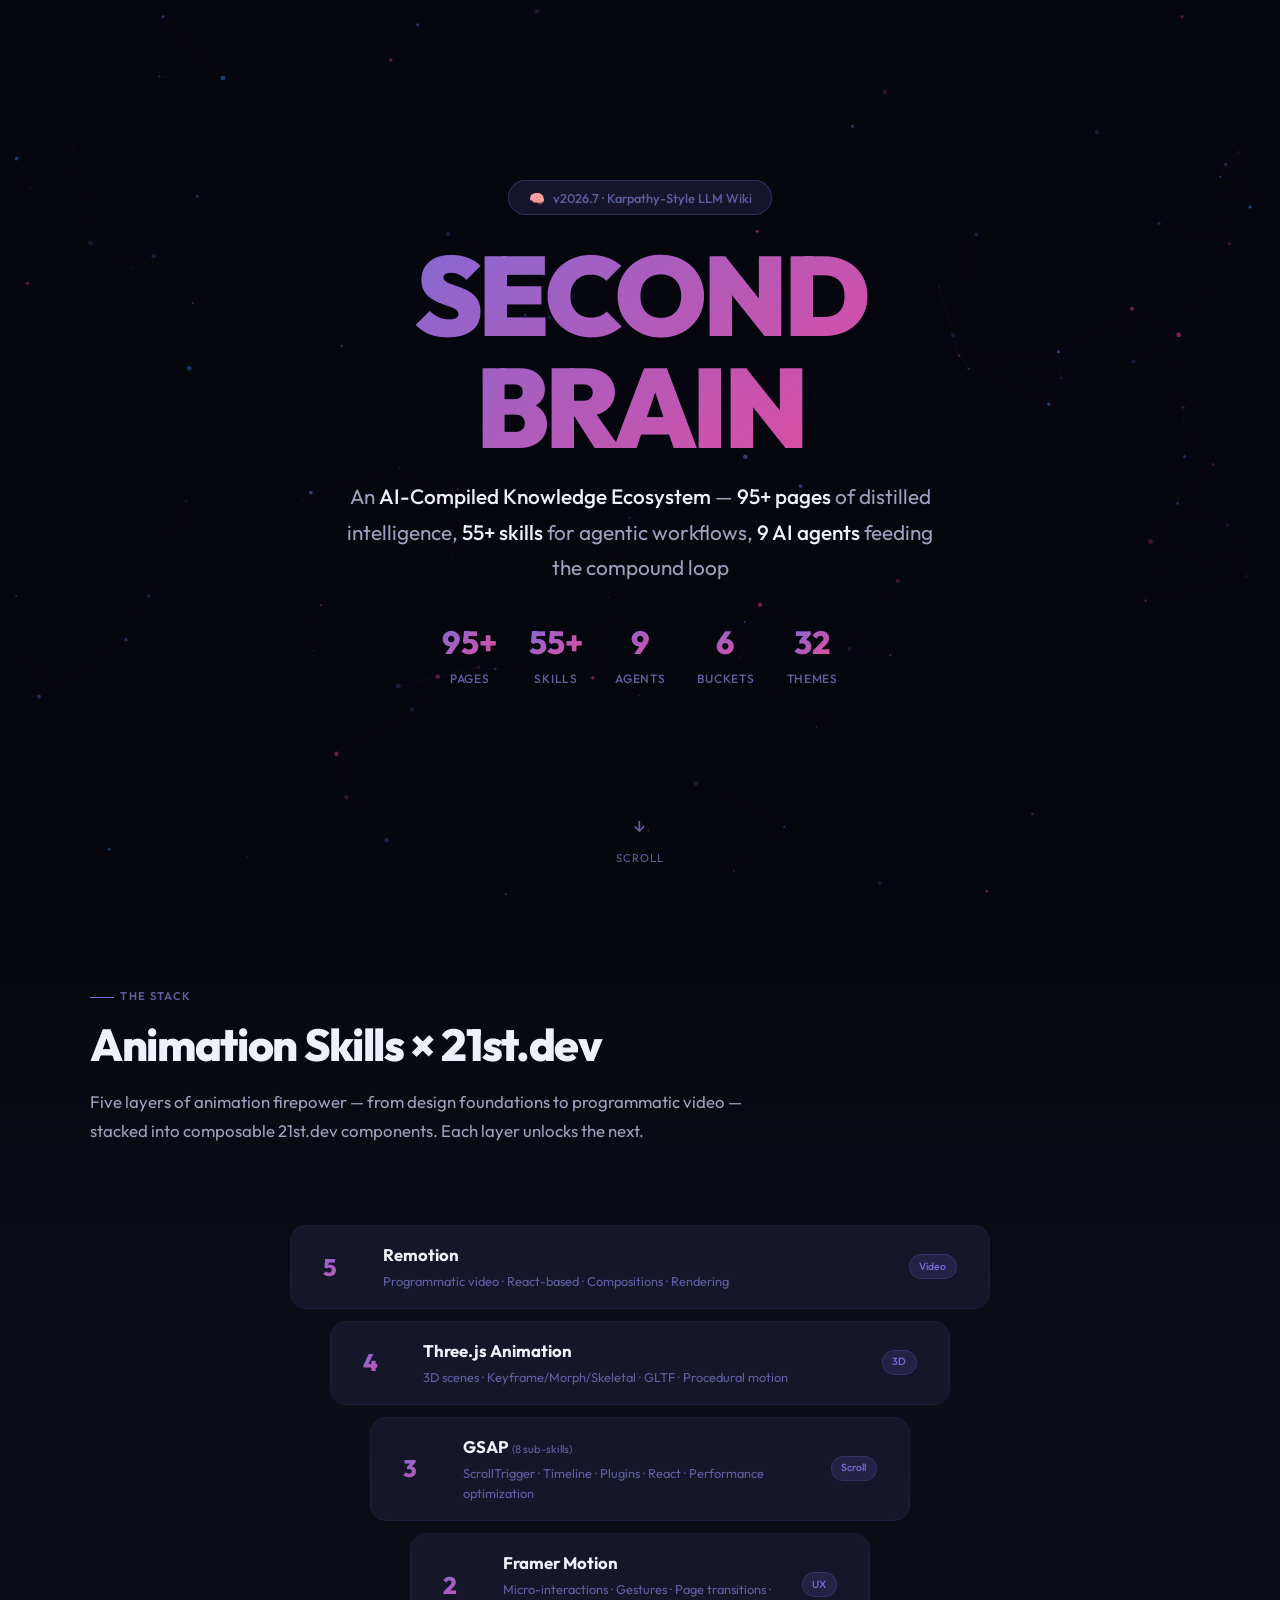
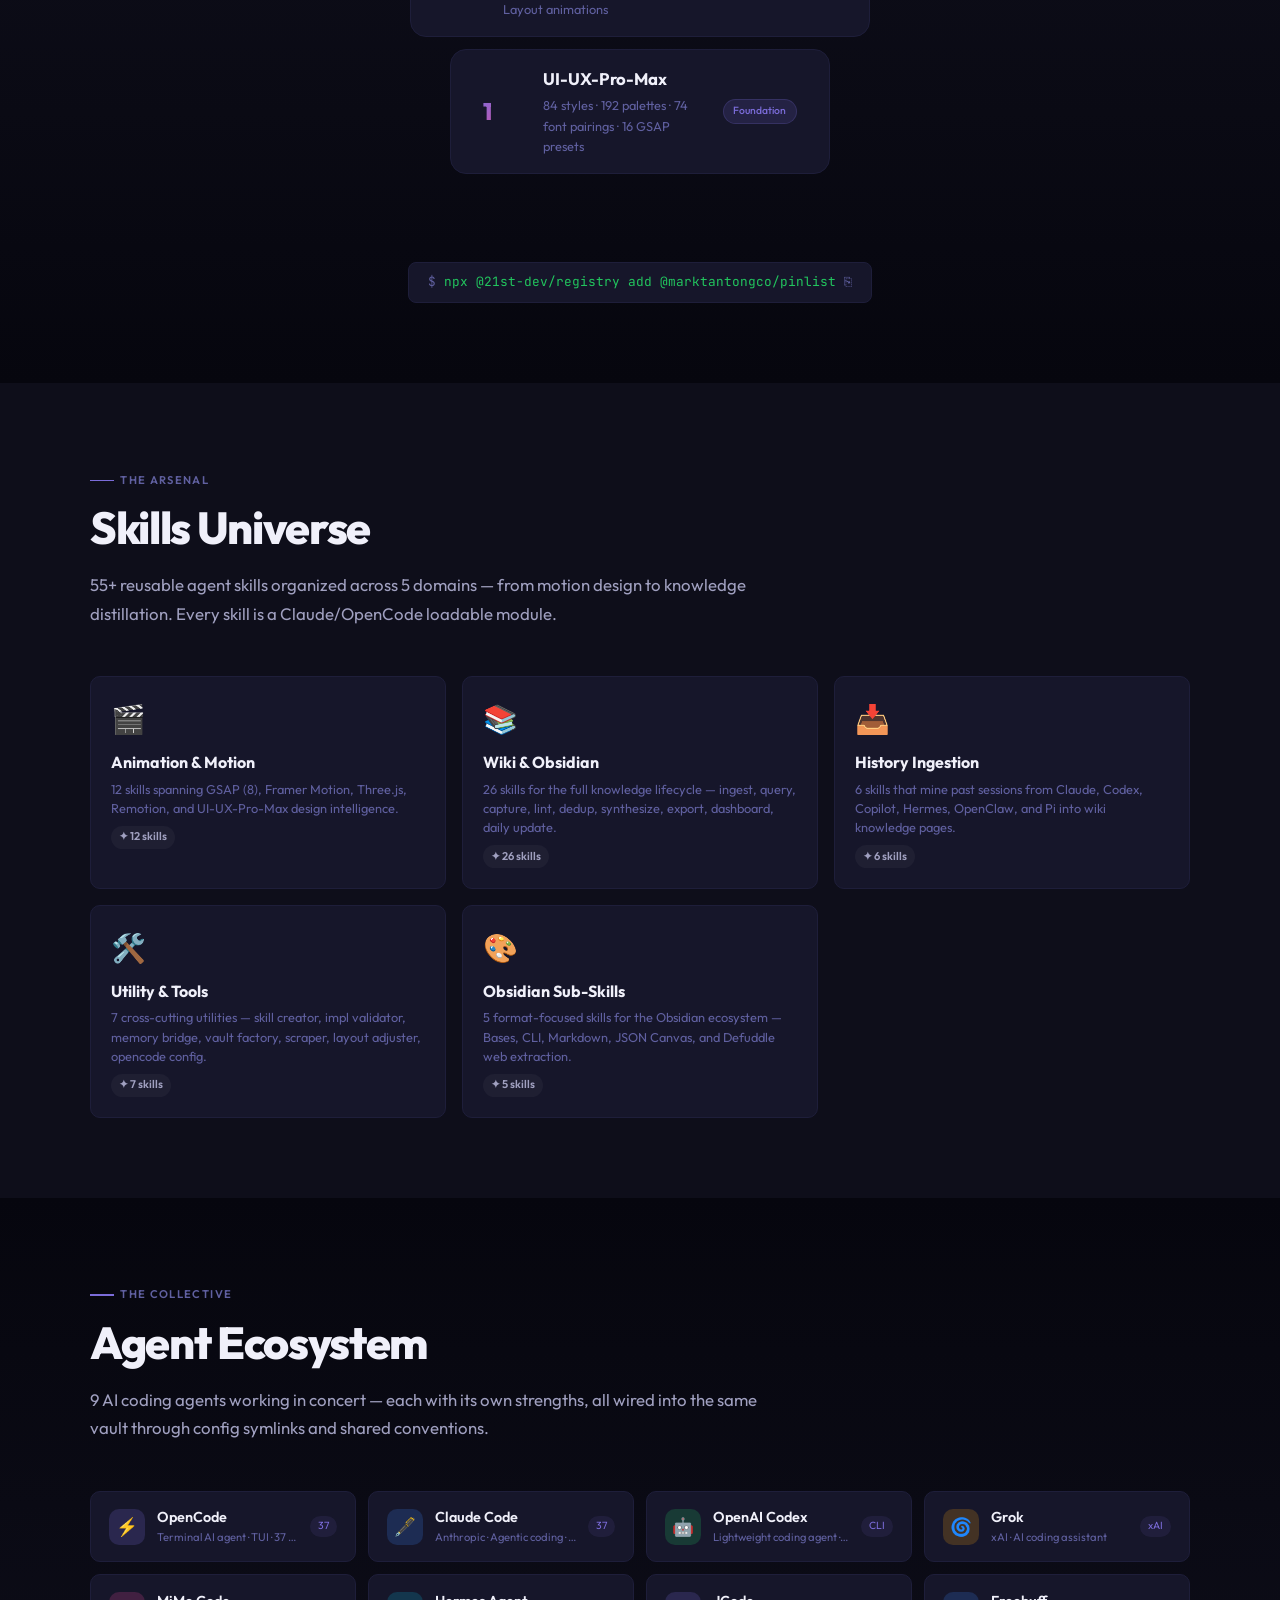
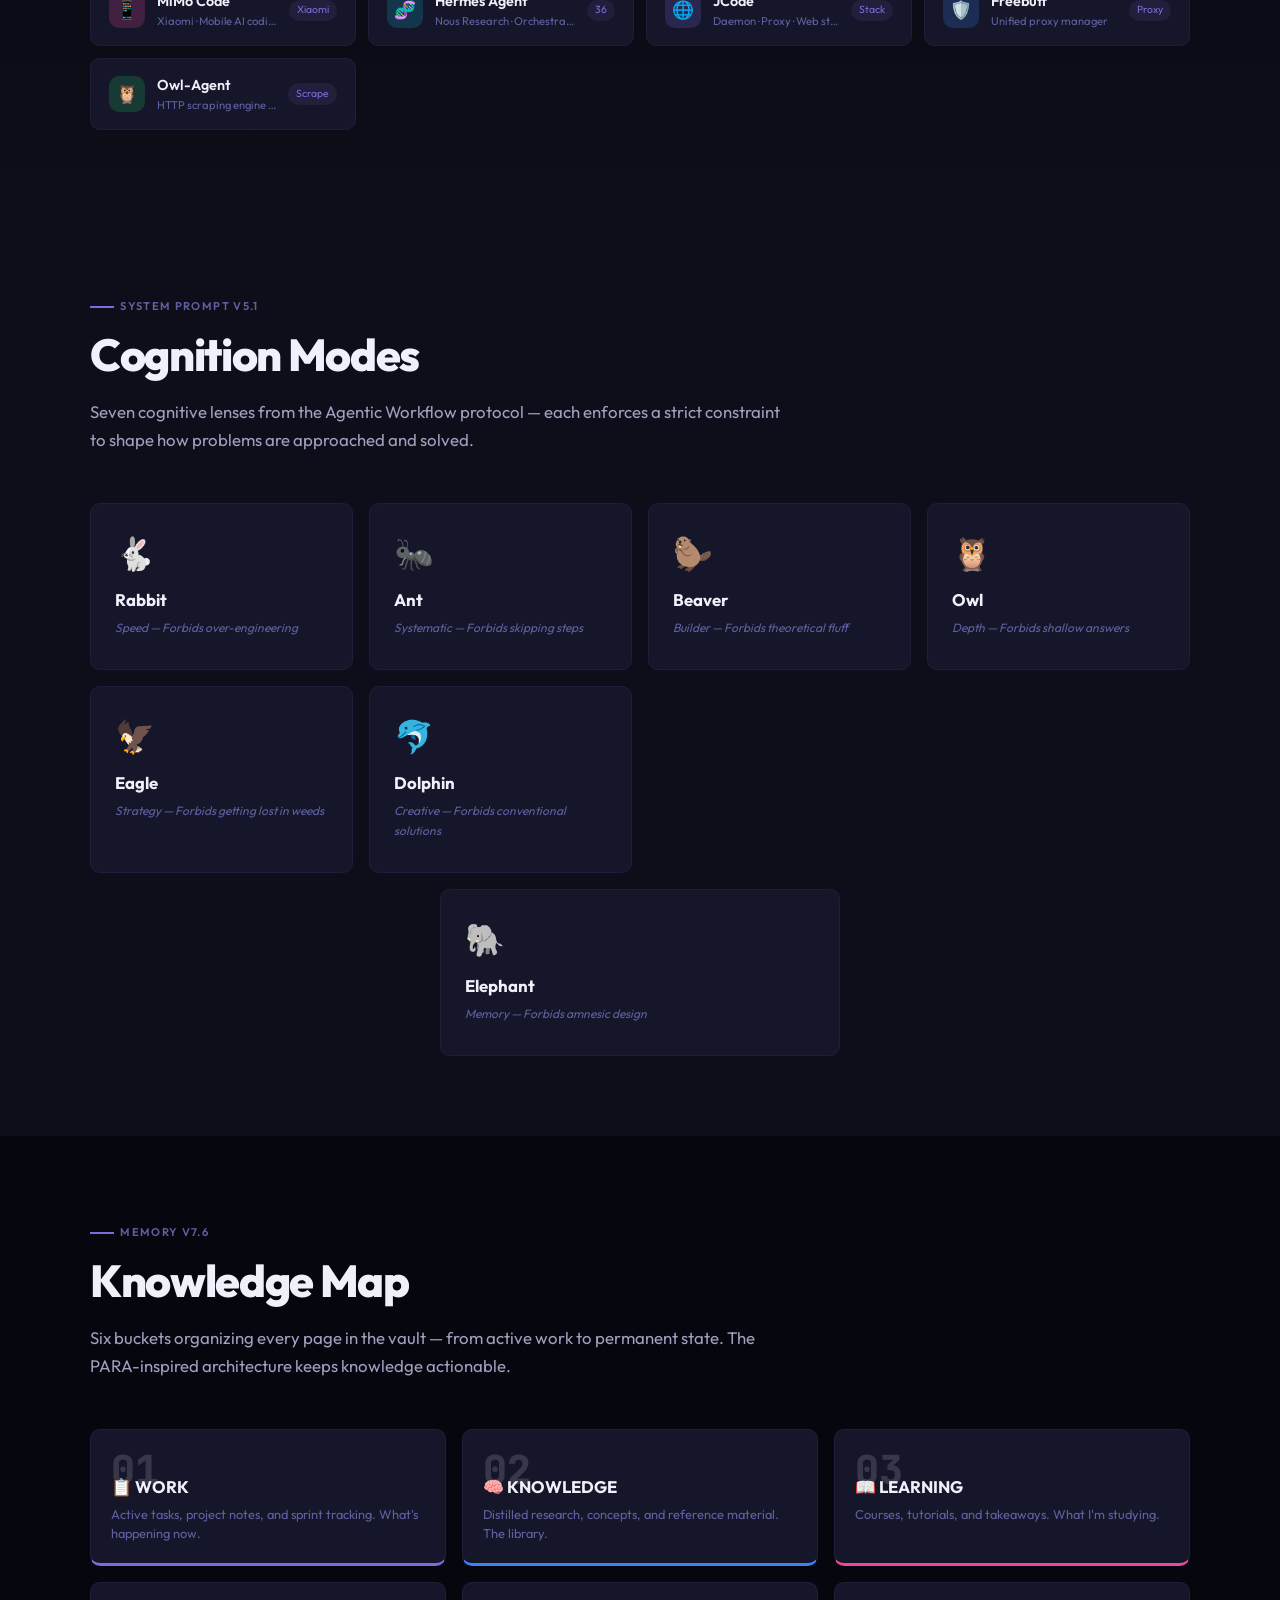
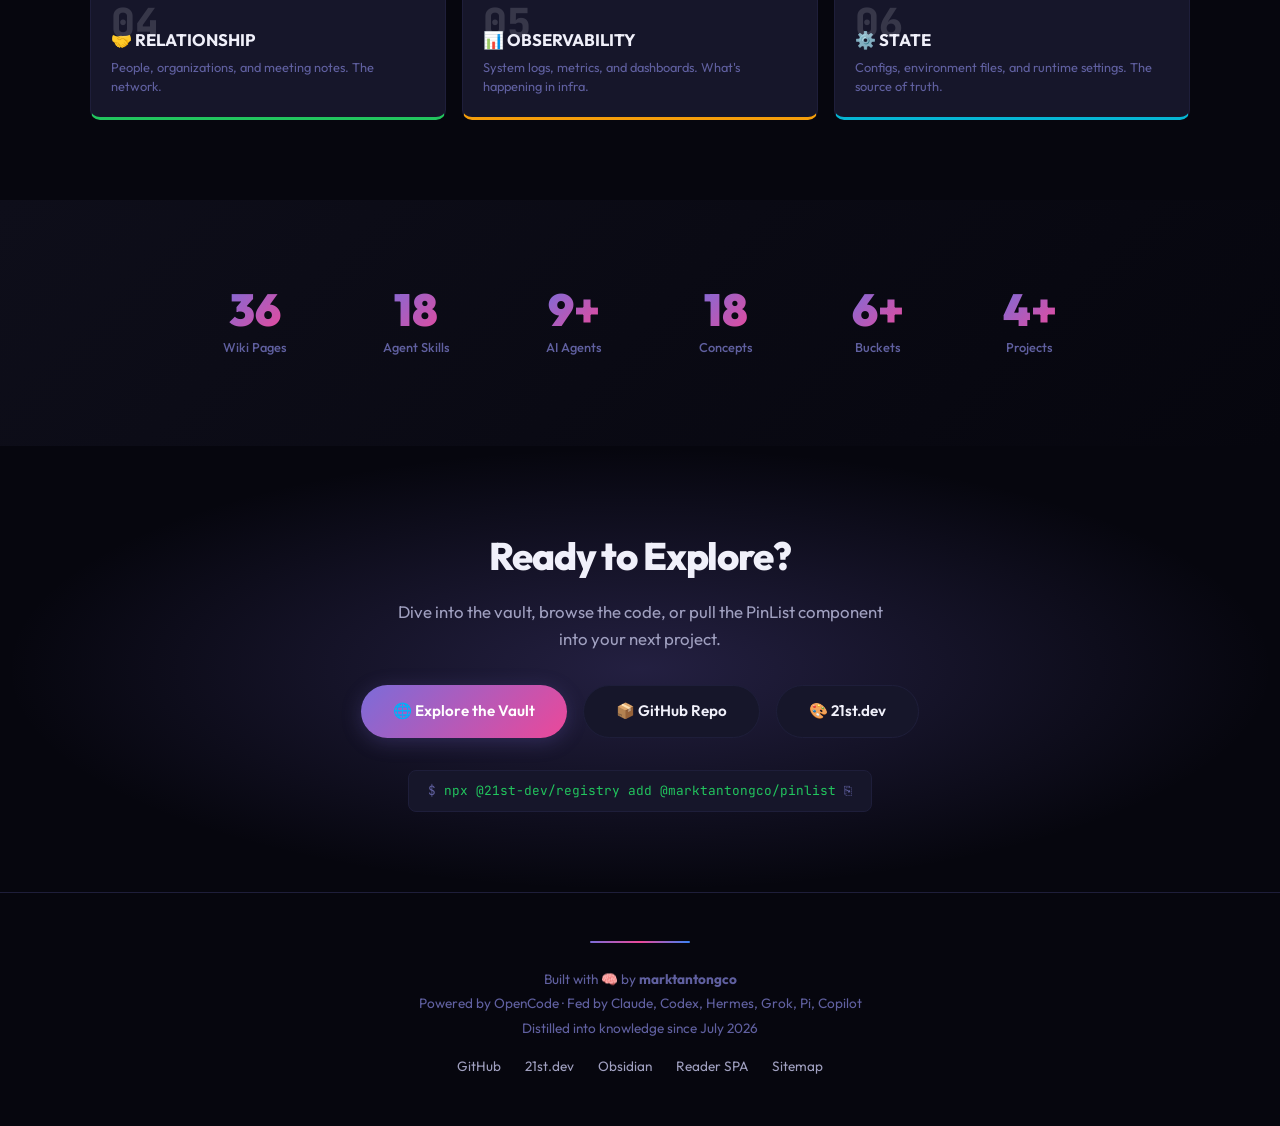
<file: index.html>
<!DOCTYPE html>
<html lang="en" data-theme="dark">
<head>
  <meta charset="UTF-8">
  <meta name="viewport" content="width=device-width, initial-scale=1.0">
  <title>Second Brain — AI-Compiled Knowledge Ecosystem</title>
  <link rel="preconnect" href="https://fonts.googleapis.com">
  <link rel="preconnect" href="https://fonts.gstatic.com" crossorigin>
  <link href="https://fonts.googleapis.com/css2?family=Outfit:wght@300;400;500;600;700;800;900&family=JetBrains+Mono:wght@400;500;600&display=swap" rel="stylesheet">
  <style>
    :root {
      --font: 'Outfit', sans-serif;
      --mono: 'JetBrains Mono', monospace;
      --bg: #06060e;
      --surface: #0e0e1a;
      --surface2: #16162a;
      --border: #1e1e3a;
      --text: #f0f0fa;
      --text2: #a0a0c0;
      --text3: #6060a0;
      --purple: #7b6cd9;
      --blue: #3b82f6;
      --pink: #ec4899;
      --green: #22c55e;
      --amber: #f59e0b;
      --cyan: #06b6d4;
      --purple-glow: rgba(123,108,217,0.25);
      --blue-glow: rgba(59,130,246,0.2);
      --pink-glow: rgba(236,72,153,0.2);
      --radius: 16px;
      --radius-sm: 10px;
    }
    * { box-sizing: border-box; margin: 0; padding: 0; }
    html { scroll-behavior: smooth; }
    body {
      font-family: var(--font);
      background: var(--bg);
      color: var(--text);
      line-height: 1.6;
      overflow-x: hidden;
    }
    ::-webkit-scrollbar { width: 5px; }
    ::-webkit-scrollbar-track { background: var(--bg); }
    ::-webkit-scrollbar-thumb { background: var(--border); border-radius: 3px; }

    /* ── Reading Progress ── */
    #progress {
      position: fixed; top: 0; left: 0; height: 2px; z-index: 999;
      background: linear-gradient(90deg, var(--purple), var(--pink), var(--blue));
      width: 0%; transition: width 0.1s ease-out;
    }

    /* ── Hero ── */
    #hero {
      position: relative; min-height: 100vh; display: flex; align-items: center; justify-content: center;
      overflow: hidden; padding: 2rem;
    }
    #particle-canvas {
      position: absolute; inset: 0; z-index: 0; opacity: 0.7;
    }
    .hero-content {
      position: relative; z-index: 1; text-align: center; max-width: 800px;
    }
    .hero-badge {
      display: inline-flex; align-items: center; gap: 0.5rem;
      padding: 0.4rem 1.2rem; border-radius: 100px;
      background: rgba(123,108,217,0.15); border: 1px solid rgba(123,108,217,0.3);
      font-size: 0.8rem; font-weight: 500; color: var(--purple); margin-bottom: 1.5rem;
      backdrop-filter: blur(8px);
    }
    .hero-badge span { color: var(--text3); }
    .hero-title {
      font-size: clamp(3rem, 10vw, 7rem); font-weight: 900; line-height: 1;
      letter-spacing: -0.04em; margin-bottom: 1rem;
      background: linear-gradient(135deg, var(--purple), var(--pink), var(--blue), var(--purple));
      background-size: 300% 300%;
      -webkit-background-clip: text; -webkit-text-fill-color: transparent;
      background-clip: text;
      animation: gradientShift 6s ease infinite;
    }
    @keyframes gradientShift {
      0% { background-position: 0% 50%; }
      50% { background-position: 100% 50%; }
      100% { background-position: 0% 50%; }
    }
    .hero-sub {
      font-size: clamp(1rem, 2vw, 1.3rem); color: var(--text2); font-weight: 400;
      max-width: 600px; margin: 0 auto 2rem; line-height: 1.7;
    }
    .hero-sub strong { color: var(--text); font-weight: 500; }
    .hero-stats {
      display: flex; gap: 2rem; justify-content: center; flex-wrap: wrap; margin-bottom: 2rem;
    }
    .hero-stat {
      display: flex; flex-direction: column; align-items: center;
    }
    .hero-stat-num {
      font-size: 2rem; font-weight: 800; background: linear-gradient(135deg, var(--purple), var(--pink));
      -webkit-background-clip: text; -webkit-text-fill-color: transparent;
    }
    .hero-stat-label { font-size: 0.75rem; color: var(--text3); font-weight: 500; text-transform: uppercase; letter-spacing: 0.06em; }
    .scroll-indicator {
      position: absolute; bottom: 2rem; left: 50%; transform: translateX(-50%);
      display: flex; flex-direction: column; align-items: center; gap: 0.5rem;
      color: var(--text3); font-size: 0.7rem; text-transform: uppercase; letter-spacing: 0.1em;
      animation: bounce 2s infinite;
    }
    .scroll-indicator .arrow { font-size: 1.2rem; }
    @keyframes bounce { 0%, 100% { transform: translateX(-50%) translateY(0); } 50% { transform: translateX(-50%) translateY(8px); } }

    /* ── Sections ── */
    section { padding: 5rem 1.5rem; position: relative; }
    .section-inner { max-width: 1100px; margin: 0 auto; }
    .section-label {
      display: inline-flex; align-items: center; gap: 0.4rem;
      font-size: 0.7rem; font-weight: 600; text-transform: uppercase; letter-spacing: 0.12em;
      color: var(--text3); margin-bottom: 0.75rem;
    }
    .section-label::before { content: ''; width: 24px; height: 1.5px; background: var(--purple); }
    .section-title {
      font-size: clamp(1.8rem, 4vw, 2.8rem); font-weight: 800; letter-spacing: -0.03em;
      margin-bottom: 1rem; line-height: 1.2;
    }
    .section-desc { color: var(--text2); font-size: 1.05rem; max-width: 700px; margin-bottom: 3rem; line-height: 1.7; }

    /* ── The Stack ── */
    #the-stack { background: linear-gradient(180deg, var(--bg) 0%, var(--surface) 50%, var(--bg) 100%); }
    .stack-pyramid {
      display: flex; flex-direction: column; align-items: center; gap: 0.75rem; padding: 2rem 0;
    }
    .stack-layer {
      display: flex; align-items: center; gap: 1.5rem;
      padding: 1rem 2rem; border-radius: var(--radius);
      background: var(--surface2); border: 1px solid var(--border);
      width: 100%; max-width: 700px; transition: all 0.4s cubic-bezier(0.22, 1, 0.36, 1);
      cursor: default; position: relative; overflow: hidden;
    }
    .stack-layer::before {
      content: ''; position: absolute; inset: 0; opacity: 0; transition: opacity 0.4s;
      border-radius: var(--radius);
    }
    .stack-layer:hover { transform: scale(1.02); border-color: transparent; }
    .stack-layer:hover::before { opacity: 0.15; }
    .stack-layer-1 { max-width: 700px; }
    .stack-layer-1::before { background: linear-gradient(135deg, #7b6cd9, #3b82f6); }
    .stack-layer-1:hover { box-shadow: 0 0 30px var(--purple-glow); }
    .stack-layer-2 { max-width: 620px; }
    .stack-layer-2::before { background: linear-gradient(135deg, #3b82f6, #06b6d4); }
    .stack-layer-2:hover { box-shadow: 0 0 30px var(--blue-glow); }
    .stack-layer-3 { max-width: 540px; }
    .stack-layer-3::before { background: linear-gradient(135deg, #06b6d4, #22c55e); }
    .stack-layer-3:hover { box-shadow: 0 0 30px rgba(6,182,212,0.2); }
    .stack-layer-4 { max-width: 460px; }
    .stack-layer-4::before { background: linear-gradient(135deg, #22c55e, #f59e0b); }
    .stack-layer-4:hover { box-shadow: 0 0 30px rgba(245,158,11,0.2); }
    .stack-layer-5 { max-width: 380px; }
    .stack-layer-5::before { background: linear-gradient(135deg, #f59e0b, #ec4899); }
    .stack-layer-5:hover { box-shadow: 0 0 30px var(--pink-glow); }
    .stack-layer-num {
      font-size: 1.5rem; font-weight: 800; min-width: 36px;
      background: linear-gradient(135deg, var(--purple), var(--pink));
      -webkit-background-clip: text; -webkit-text-fill-color: transparent;
    }
    .stack-layer-info { flex: 1; }
    .stack-layer-name { font-weight: 700; font-size: 1.05rem; }
    .stack-layer-desc { font-size: 0.8rem; color: var(--text3); margin-top: 0.15rem; }
    .stack-layer-tag {
      font-size: 0.65rem; padding: 0.2rem 0.6rem; border-radius: 100px;
      background: rgba(123,108,217,0.15); color: var(--purple); white-space: nowrap;
      font-weight: 500; border: 1px solid rgba(123,108,217,0.2);
    }

    /* ── Skills ── */
    #skills { background: var(--surface); }
    .skills-grid {
      display: grid; gap: 1rem;
      grid-template-columns: repeat(auto-fill, minmax(300px, 1fr));
    }
    .skill-card {
      background: var(--surface2); border: 1px solid var(--border);
      border-radius: var(--radius-sm); padding: 1.25rem;
      transition: all 0.3s cubic-bezier(0.22, 1, 0.36, 1); cursor: default;
      position: relative; overflow: hidden;
    }
    .skill-card::after {
      content: ''; position: absolute; top: 0; left: 0; right: 0; height: 3px;
      border-radius: var(--radius-sm) var(--radius-sm) 0 0; opacity: 0; transition: opacity 0.3s;
    }
    .skill-card:hover { transform: translateY(-4px); border-color: transparent; }
    .skill-card:hover::after { opacity: 1; }
    .skill-card.purple::after { background: linear-gradient(90deg, var(--purple), var(--pink)); }
    .skill-card.blue::after { background: linear-gradient(90deg, var(--blue), var(--cyan)); }
    .skill-card.green::after { background: linear-gradient(90deg, var(--green), var(--cyan)); }
    .skill-card.amber::after { background: linear-gradient(90deg, var(--amber), var(--pink)); }
    .skill-card.pink::after { background: linear-gradient(90deg, var(--pink), var(--purple)); }
    .skill-card:hover.purple { box-shadow: 0 8px 32px var(--purple-glow); }
    .skill-card:hover.blue { box-shadow: 0 8px 32px var(--blue-glow); }
    .skill-card:hover.green { box-shadow: 0 8px 32px rgba(34,197,94,0.15); }
    .skill-card:hover.amber { box-shadow: 0 8px 32px rgba(245,158,11,0.15); }
    .skill-card:hover.pink { box-shadow: 0 8px 32px var(--pink-glow); }
    .skill-card-icon { font-size: 1.75rem; margin-bottom: 0.5rem; }
    .skill-card h3 { font-size: 1rem; font-weight: 700; margin-bottom: 0.25rem; }
    .skill-card p { font-size: 0.8rem; color: var(--text3); line-height: 1.5; }
    .skill-card .count {
      display: inline-flex; align-items: center; gap: 0.25rem;
      font-size: 0.7rem; font-weight: 600; color: var(--text2); margin-top: 0.5rem;
      padding: 0.15rem 0.5rem; border-radius: 100px; background: rgba(255,255,255,0.04);
    }

    /* ── Agents ── */
    #agents { background: linear-gradient(180deg, var(--bg) 0%, var(--surface) 100%); }
    .agents-grid {
      display: grid; gap: 0.75rem;
      grid-template-columns: repeat(auto-fill, minmax(220px, 1fr));
    }
    .agent-card {
      display: flex; align-items: center; gap: 0.75rem;
      padding: 0.9rem 1.1rem; border-radius: var(--radius-sm);
      background: var(--surface2); border: 1px solid var(--border);
      transition: all 0.3s ease; cursor: default;
    }
    .agent-card:hover { border-color: var(--purple); transform: translateY(-2px); box-shadow: 0 4px 20px var(--purple-glow); }
    .agent-icon { width: 36px; height: 36px; border-radius: 10px; display: flex; align-items: center; justify-content: center; font-size: 1.1rem; flex-shrink: 0; }
    .agent-icon.purple-bg { background: rgba(123,108,217,0.2); }
    .agent-icon.blue-bg { background: rgba(59,130,246,0.2); }
    .agent-icon.green-bg { background: rgba(34,197,94,0.2); }
    .agent-icon.amber-bg { background: rgba(245,158,11,0.2); }
    .agent-icon.pink-bg { background: rgba(236,72,153,0.2); }
    .agent-icon.cyan-bg { background: rgba(6,182,212,0.2); }
    .agent-card-info { flex: 1; min-width: 0; }
    .agent-card-name { font-weight: 600; font-size: 0.9rem; }
    .agent-card-desc { font-size: 0.7rem; color: var(--text3); white-space: nowrap; overflow: hidden; text-overflow: ellipsis; }
    .agent-card-skills { font-size: 0.65rem; padding: 0.15rem 0.5rem; border-radius: 100px; background: rgba(123,108,217,0.1); color: var(--purple); white-space: nowrap; }

    /* ── Cognition Modes ── */
    #cognition { background: var(--surface); }
    .cog-grid {
      display: grid; gap: 1rem;
      grid-template-columns: repeat(auto-fill, minmax(240px, 1fr));
    }
    .cog-card {
      padding: 1.5rem; border-radius: var(--radius-sm);
      background: var(--surface2); border: 1px solid var(--border);
      transition: all 0.3s ease; cursor: pointer;
      position: relative; overflow: hidden;
    }
    .cog-card:hover { transform: translateY(-4px); border-color: var(--purple); }
    .cog-card .emoji { font-size: 2rem; margin-bottom: 0.5rem; }
    .cog-card h3 { font-size: 1.05rem; font-weight: 700; }
    .cog-card .constraint {
      font-size: 0.75rem; color: var(--text3); margin-top: 0.25rem;
      font-style: italic; transition: all 0.3s;
    }
    .cog-card .constraint-detail {
      font-size: 0.8rem; color: var(--text2); margin-top: 0.5rem;
      max-height: 0; overflow: hidden; transition: max-height 0.4s ease, opacity 0.3s; opacity: 0;
    }
    .cog-card.active .constraint-detail { max-height: 200px; opacity: 1; }

    /* ── Knowledge Map ── */
    #knowledge-map { background: var(--bg); }
    .bucket-grid {
      display: grid; gap: 1rem;
      grid-template-columns: repeat(auto-fill, minmax(280px, 1fr));
    }
    .bucket-card {
      padding: 1.25rem; border-radius: var(--radius-sm);
      background: var(--surface2); border: 1px solid var(--border);
      transition: all 0.3s ease;
    }
    .bucket-card:hover { transform: translateY(-3px) scale(1.01); }
    .bucket-card .num {
      font-size: 2.5rem; font-weight: 900; opacity: 0.15; line-height: 1;
      margin-bottom: -1rem; font-family: var(--mono);
    }
    .bucket-card h3 { font-size: 1.05rem; font-weight: 700; margin-bottom: 0.25rem; }
    .bucket-card p { font-size: 0.8rem; color: var(--text3); line-height: 1.5; }
    .bucket-card.purple-b { border-bottom: 3px solid var(--purple); }
    .bucket-card.blue-b { border-bottom: 3px solid var(--blue); }
    .bucket-card.pink-b { border-bottom: 3px solid var(--pink); }
    .bucket-card.green-b { border-bottom: 3px solid var(--green); }
    .bucket-card.amber-b { border-bottom: 3px solid var(--amber); }
    .bucket-card.cyan-b { border-bottom: 3px solid var(--cyan); }
    .bucket-card.purple-b:hover { box-shadow: 0 8px 30px var(--purple-glow); }
    .bucket-card.blue-b:hover { box-shadow: 0 8px 30px var(--blue-glow); }
    .bucket-card.pink-b:hover { box-shadow: 0 8px 30px var(--pink-glow); }
    .bucket-card.green-b:hover { box-shadow: 0 8px 30px rgba(34,197,94,0.15); }
    .bucket-card.amber-b:hover { box-shadow: 0 8px 30px rgba(245,158,11,0.15); }
    .bucket-card.cyan-b:hover { box-shadow: 0 8px 30px rgba(6,182,212,0.15); }

    /* ── Counters ── */
    #counters {
      background: linear-gradient(135deg, var(--surface) 0%, var(--bg) 100%);
      padding: 4rem 1.5rem;
    }
    .counter-grid {
      display: flex; gap: 2rem; justify-content: center; flex-wrap: wrap;
    }
    .counter-item {
      text-align: center; padding: 1.5rem 2rem; min-width: 120px;
    }
    .counter-num {
      font-size: 2.8rem; font-weight: 900; line-height: 1;
      background: linear-gradient(135deg, var(--purple), var(--pink));
      -webkit-background-clip: text; -webkit-text-fill-color: transparent;
    }
    .counter-label { font-size: 0.8rem; color: var(--text3); margin-top: 0.3rem; font-weight: 500; }

    /* ── CTA ── */
    #explore {
      text-align: center; padding: 5rem 1.5rem; position: relative;
      overflow: hidden;
    }
    #explore::before {
      content: ''; position: absolute; inset: 0;
      background: radial-gradient(ellipse at center, var(--purple-glow) 0%, transparent 70%);
    }
    #explore > * { position: relative; z-index: 1; }
    .cta-buttons {
      display: flex; gap: 1rem; justify-content: center; flex-wrap: wrap; margin-top: 2rem;
    }
    .cta-btn {
      display: inline-flex; align-items: center; gap: 0.5rem;
      padding: 0.85rem 2rem; border-radius: 100px; font-weight: 600; font-size: 0.95rem;
      font-family: var(--font); cursor: pointer; transition: all 0.3s ease;
      text-decoration: none; border: none;
    }
    .cta-btn.primary {
      background: linear-gradient(135deg, var(--purple), var(--pink));
      color: white; box-shadow: 0 4px 20px var(--purple-glow);
    }
    .cta-btn.primary:hover { transform: translateY(-3px); box-shadow: 0 8px 30px var(--purple-glow); }
    .cta-btn.secondary {
      background: var(--surface2); color: var(--text); border: 1px solid var(--border);
    }
    .cta-btn.secondary:hover { border-color: var(--purple); transform: translateY(-3px); box-shadow: 0 8px 30px var(--purple-glow); }
    .install-cmd {
      display: inline-flex; align-items: center; gap: 0.5rem;
      margin-top: 1.5rem; padding: 0.6rem 1.2rem; border-radius: 8px;
      background: var(--surface2); border: 1px solid var(--border);
      font-family: var(--mono); font-size: 0.8rem; color: var(--text2);
      cursor: pointer; transition: all 0.3s;
    }
    .install-cmd:hover { border-color: var(--purple); color: var(--text); }
    .install-cmd .prompt { color: var(--text3); }
    .install-cmd .cmd { color: var(--green); }

    /* ── Footer ── */
    footer {
      padding: 3rem 1.5rem; text-align: center; border-top: 1px solid var(--border);
    }
    .footer-divider {
      width: 100px; height: 2px; background: linear-gradient(90deg, var(--purple), var(--pink), var(--blue));
      margin: 0 auto 1.5rem; border-radius: 2px;
    }
    footer p { color: var(--text3); font-size: 0.85rem; line-height: 1.8; }
    footer .links { display: flex; gap: 1.5rem; justify-content: center; flex-wrap: wrap; margin-top: 1rem; }
    footer .links a { color: var(--text2); text-decoration: none; font-size: 0.85rem; transition: color 0.2s; }
    footer .links a:hover { color: var(--purple); }

    /* ── Animations ── */
    .fade-up {
      opacity: 0; transform: translateY(30px); transition: all 0.7s cubic-bezier(0.22, 1, 0.36, 1);
    }
    .fade-up.visible { opacity: 1; transform: translateY(0); }
    .fade-in { opacity: 0; transition: opacity 0.8s ease; }
    .fade-in.visible { opacity: 1; }
    .scale-in { opacity: 0; transform: scale(0.9); transition: all 0.5s cubic-bezier(0.22, 1, 0.36, 1); }
    .scale-in.visible { opacity: 1; transform: scale(1); }

    /* ── Mobile ── */
    @media (max-width: 768px) {
      .hero-stats { gap: 1rem; }
      .hero-stat-num { font-size: 1.5rem; }
      section { padding: 3rem 1rem; }
      .skills-grid { grid-template-columns: 1fr; }
      .agents-grid { grid-template-columns: 1fr 1fr; }
      .cog-grid { grid-template-columns: 1fr 1fr; }
      .bucket-grid { grid-template-columns: 1fr; }
      .stack-layer { padding: 0.8rem 1rem; gap: 0.75rem; }
      .cta-buttons { flex-direction: column; align-items: center; }
      .install-cmd { font-size: 0.7rem; padding: 0.5rem 0.8rem; flex-wrap: wrap; }
      .counter-item { padding: 1rem; min-width: 80px; }
      .counter-num { font-size: 2rem; }
    }
    @media (max-width: 480px) {
      .agents-grid { grid-template-columns: 1fr; }
      .cog-grid { grid-template-columns: 1fr; }
    }
  </style>
</head>
<body>
<div id="progress"></div>

<!-- ═══════════ HERO ═══════════ -->
<section id="hero">
  <canvas id="particle-canvas"></canvas>
  <div class="hero-content">
    <div class="hero-badge">🧠 <span>v2026.7 · Karpathy-Style LLM Wiki</span></div>
    <h1 class="hero-title" id="hero-title">SECOND<br>BRAIN</h1>
    <p class="hero-sub">
      An <strong>AI-Compiled Knowledge Ecosystem</strong> —
      <strong>95+ pages</strong> of distilled intelligence,
      <strong>55+ skills</strong> for agentic workflows,
      <strong>9 AI agents</strong> feeding the compound loop
    </p>
    <div class="hero-stats">
      <div class="hero-stat"><span class="hero-stat-num">95+</span><span class="hero-stat-label">Pages</span></div>
      <div class="hero-stat"><span class="hero-stat-num">55+</span><span class="hero-stat-label">Skills</span></div>
      <div class="hero-stat"><span class="hero-stat-num">9</span><span class="hero-stat-label">Agents</span></div>
      <div class="hero-stat"><span class="hero-stat-num">6</span><span class="hero-stat-label">Buckets</span></div>
      <div class="hero-stat"><span class="hero-stat-num">32</span><span class="hero-stat-label">Themes</span></div>
    </div>
  </div>
  <div class="scroll-indicator"><span class="arrow">↓</span><span>Scroll</span></div>
</section>

<!-- ═══════════ THE STACK ═══════════ -->
<section id="the-stack">
  <div class="section-inner">
    <div class="section-label">The Stack</div>
    <h2 class="section-title">Animation Skills × 21st.dev</h2>
    <p class="section-desc">
      Five layers of animation firepower — from design foundations to programmatic video — stacked into composable 21st.dev components. Each layer unlocks the next.
    </p>
    <div class="stack-pyramid">
      <div class="stack-layer stack-layer-1 fade-up">
        <span class="stack-layer-num">5</span>
        <div class="stack-layer-info">
          <div class="stack-layer-name">Remotion</div>
          <div class="stack-layer-desc">Programmatic video · React-based · Compositions · Rendering</div>
        </div>
        <span class="stack-layer-tag">Video</span>
      </div>
      <div class="stack-layer stack-layer-2 fade-up">
        <span class="stack-layer-num">4</span>
        <div class="stack-layer-info">
          <div class="stack-layer-name">Three.js Animation</div>
          <div class="stack-layer-desc">3D scenes · Keyframe/Morph/Skeletal · GLTF · Procedural motion</div>
        </div>
        <span class="stack-layer-tag">3D</span>
      </div>
      <div class="stack-layer stack-layer-3 fade-up">
        <span class="stack-layer-num">3</span>
        <div class="stack-layer-info">
          <div class="stack-layer-name">GSAP <span style="font-size:0.7rem;color:var(--text3);font-weight:400">(8 sub-skills)</span></div>
          <div class="stack-layer-desc">ScrollTrigger · Timeline · Plugins · React · Performance optimization</div>
        </div>
        <span class="stack-layer-tag">Scroll</span>
      </div>
      <div class="stack-layer stack-layer-4 fade-up">
        <span class="stack-layer-num">2</span>
        <div class="stack-layer-info">
          <div class="stack-layer-name">Framer Motion</div>
          <div class="stack-layer-desc">Micro-interactions · Gestures · Page transitions · Layout animations</div>
        </div>
        <span class="stack-layer-tag">UX</span>
      </div>
      <div class="stack-layer stack-layer-5 fade-up">
        <span class="stack-layer-num">1</span>
        <div class="stack-layer-info">
          <div class="stack-layer-name">UI-UX-Pro-Max</div>
          <div class="stack-layer-desc">84 styles · 192 palettes · 74 font pairings · 16 GSAP presets</div>
        </div>
        <span class="stack-layer-tag">Foundation</span>
      </div>
    </div>
    <div style="text-align:center;margin-top:2rem">
      <div class="install-cmd" onclick="copyCmd(this)" title="Click to copy">
        <span class="prompt">$</span>
        <span class="cmd">npx @21st-dev/registry add @marktantongco/pinlist</span>
        <span style="color:var(--text3)">⎘</span>
      </div>
    </div>
  </div>
</section>

<!-- ═══════════ SKILLS ═══════════ -->
<section id="skills">
  <div class="section-inner">
    <div class="section-label">The Arsenal</div>
    <h2 class="section-title">Skills Universe</h2>
    <p class="section-desc">
      55+ reusable agent skills organized across 5 domains — from motion design to knowledge distillation. Every skill is a Claude/OpenCode loadable module.
    </p>
    <div class="skills-grid">
      <div class="skill-card purple fade-up">
        <div class="skill-card-icon">🎬</div>
        <h3>Animation & Motion</h3>
        <p>12 skills spanning GSAP (8), Framer Motion, Three.js, Remotion, and UI-UX-Pro-Max design intelligence.</p>
        <span class="count">✦ 12 skills</span>
      </div>
      <div class="skill-card blue fade-up">
        <div class="skill-card-icon">📚</div>
        <h3>Wiki & Obsidian</h3>
        <p>26 skills for the full knowledge lifecycle — ingest, query, capture, lint, dedup, synthesize, export, dashboard, daily update.</p>
        <span class="count">✦ 26 skills</span>
      </div>
      <div class="skill-card green fade-up">
        <div class="skill-card-icon">📥</div>
        <h3>History Ingestion</h3>
        <p>6 skills that mine past sessions from Claude, Codex, Copilot, Hermes, OpenClaw, and Pi into wiki knowledge pages.</p>
        <span class="count">✦ 6 skills</span>
      </div>
      <div class="skill-card amber fade-up">
        <div class="skill-card-icon">🛠️</div>
        <h3>Utility & Tools</h3>
        <p>7 cross-cutting utilities — skill creator, impl validator, memory bridge, vault factory, scraper, layout adjuster, opencode config.</p>
        <span class="count">✦ 7 skills</span>
      </div>
      <div class="skill-card pink fade-up">
        <div class="skill-card-icon">🎨</div>
        <h3>Obsidian Sub-Skills</h3>
        <p>5 format-focused skills for the Obsidian ecosystem — Bases, CLI, Markdown, JSON Canvas, and Defuddle web extraction.</p>
        <span class="count">✦ 5 skills</span>
      </div>
    </div>
  </div>
</section>

<!-- ═══════════ AGENTS ═══════════ -->
<section id="agents">
  <div class="section-inner">
    <div class="section-label">The Collective</div>
    <h2 class="section-title">Agent Ecosystem</h2>
    <p class="section-desc">
      9 AI coding agents working in concert — each with its own strengths, all wired into the same vault through config symlinks and shared conventions.
    </p>
    <div class="agents-grid">
      <div class="agent-card fade-up">
        <div class="agent-icon purple-bg">⚡</div>
        <div class="agent-card-info">
          <div class="agent-card-name">OpenCode</div>
          <div class="agent-card-desc">Terminal AI agent · TUI · 37 skills</div>
        </div>
        <span class="agent-card-skills">37</span>
      </div>
      <div class="agent-card fade-up">
        <div class="agent-icon blue-bg">🖋️</div>
        <div class="agent-card-info">
          <div class="agent-card-name">Claude Code</div>
          <div class="agent-card-desc">Anthropic · Agentic coding · Review</div>
        </div>
        <span class="agent-card-skills">37</span>
      </div>
      <div class="agent-card fade-up">
        <div class="agent-icon green-bg">🤖</div>
        <div class="agent-card-info">
          <div class="agent-card-name">OpenAI Codex</div>
          <div class="agent-card-desc">Lightweight coding agent · CLI</div>
        </div>
        <span class="agent-card-skills">CLI</span>
      </div>
      <div class="agent-card fade-up">
        <div class="agent-icon amber-bg">🌀</div>
        <div class="agent-card-info">
          <div class="agent-card-name">Grok</div>
          <div class="agent-card-desc">xAI · AI coding assistant</div>
        </div>
        <span class="agent-card-skills">xAI</span>
      </div>
      <div class="agent-card fade-up">
        <div class="agent-icon pink-bg">📱</div>
        <div class="agent-card-info">
          <div class="agent-card-name">MiMo Code</div>
          <div class="agent-card-desc">Xiaomi · Mobile AI coding</div>
        </div>
        <span class="agent-card-skills">Xiaomi</span>
      </div>
      <div class="agent-card fade-up">
        <div class="agent-icon cyan-bg">🧬</div>
        <div class="agent-card-info">
          <div class="agent-card-name">Hermes Agent</div>
          <div class="agent-card-desc">Nous Research · Orchestrator</div>
        </div>
        <span class="agent-card-skills">36</span>
      </div>
      <div class="agent-card fade-up">
        <div class="agent-icon purple-bg">🌐</div>
        <div class="agent-card-info">
          <div class="agent-card-name">JCode</div>
          <div class="agent-card-desc">Daemon · Proxy · Web stack</div>
        </div>
        <span class="agent-card-skills">Stack</span>
      </div>
      <div class="agent-card fade-up">
        <div class="agent-icon blue-bg">🛡️</div>
        <div class="agent-card-info">
          <div class="agent-card-name">Freebuff</div>
          <div class="agent-card-desc">Unified proxy manager</div>
        </div>
        <span class="agent-card-skills">Proxy</span>
      </div>
      <div class="agent-card fade-up">
        <div class="agent-icon green-bg">🦉</div>
        <div class="agent-card-info">
          <div class="agent-card-name">Owl-Agent</div>
          <div class="agent-card-desc">HTTP scraping engine v4.2</div>
        </div>
        <span class="agent-card-skills">Scrape</span>
      </div>
    </div>
  </div>
</section>

<!-- ═══════════ COGNITION MODES ═══════════ -->
<section id="cognition">
  <div class="section-inner">
    <div class="section-label">System Prompt v5.1</div>
    <h2 class="section-title">Cognition Modes</h2>
    <p class="section-desc">
      Seven cognitive lenses from the Agentic Workflow protocol — each enforces a strict constraint to shape how problems are approached and solved.
    </p>
    <div class="cog-grid">
      <div class="cog-card fade-up" onclick="toggleCog(this)">
        <div class="emoji">🐇</div>
        <h3>Rabbit</h3>
        <div class="constraint">Speed — Forbids over-engineering</div>
        <div class="constraint-detail">Ship fast. Multiply ideas into 10 variations. Move before perfect.</div>
      </div>
      <div class="cog-card fade-up" onclick="toggleCog(this)">
        <div class="emoji">🐜</div>
        <h3>Ant</h3>
        <div class="constraint">Systematic — Forbids skipping steps</div>
        <div class="constraint-detail">Break goals into smallest executable steps. No abstraction leaks.</div>
      </div>
      <div class="cog-card fade-up" onclick="toggleCog(this)">
        <div class="emoji">🦫</div>
        <h3>Beaver</h3>
        <div class="constraint">Builder — Forbids theoretical fluff</div>
        <div class="constraint-detail">Make it real. Design practical systems step-by-step.</div>
      </div>
      <div class="cog-card fade-up" onclick="toggleCog(this)">
        <div class="emoji">🦉</div>
        <h3>Owl</h3>
        <div class="constraint">Depth — Forbids shallow answers</div>
        <div class="constraint-detail">Slow, observant. Examine hidden factors. Premature conclusions not allowed.</div>
      </div>
      <div class="cog-card fade-up" onclick="toggleCog(this)">
        <div class="emoji">🦅</div>
        <h3>Eagle</h3>
        <div class="constraint">Strategy — Forbids getting lost in weeds</div>
        <div class="constraint-detail">High-level vision. Long-term strategy, pattern spotting.</div>
      </div>
      <div class="cog-card fade-up" onclick="toggleCog(this)">
        <div class="emoji">🐬</div>
        <h3>Dolphin</h3>
        <div class="constraint">Creative — Forbids conventional solutions</div>
        <div class="constraint-detail">Unconventional approaches. Playful, surprising, lateral.</div>
      </div>
      <div class="cog-card fade-up" onclick="toggleCog(this)" style="grid-column: 1 / -1; max-width: 400px; margin: 0 auto;">
        <div class="emoji">🐘</div>
        <h3>Elephant</h3>
        <div class="constraint">Memory — Forbids amnesic design</div>
        <div class="constraint-detail">Long-term durable design. Connect to history, economics, psychology.</div>
      </div>
    </div>
  </div>
</section>

<!-- ═══════════ KNOWLEDGE MAP ═══════════ -->
<section id="knowledge-map">
  <div class="section-inner">
    <div class="section-label">Memory v7.6</div>
    <h2 class="section-title">Knowledge Map</h2>
    <p class="section-desc">
      Six buckets organizing every page in the vault — from active work to permanent state. The PARA-inspired architecture keeps knowledge actionable.
    </p>
    <div class="bucket-grid">
      <div class="bucket-card purple-b fade-up">
        <div class="num">01</div>
        <h3>📋 WORK</h3>
        <p>Active tasks, project notes, and sprint tracking. What's happening now.</p>
      </div>
      <div class="bucket-card blue-b fade-up">
        <div class="num">02</div>
        <h3>🧠 KNOWLEDGE</h3>
        <p>Distilled research, concepts, and reference material. The library.</p>
      </div>
      <div class="bucket-card pink-b fade-up">
        <div class="num">03</div>
        <h3>📖 LEARNING</h3>
        <p>Courses, tutorials, and takeaways. What I'm studying.</p>
      </div>
      <div class="bucket-card green-b fade-up">
        <div class="num">04</div>
        <h3>🤝 RELATIONSHIP</h3>
        <p>People, organizations, and meeting notes. The network.</p>
      </div>
      <div class="bucket-card amber-b fade-up">
        <div class="num">05</div>
        <h3>📊 OBSERVABILITY</h3>
        <p>System logs, metrics, and dashboards. What's happening in infra.</p>
      </div>
      <div class="bucket-card cyan-b fade-up">
        <div class="num">06</div>
        <h3>⚙️ STATE</h3>
        <p>Configs, environment files, and runtime settings. The source of truth.</p>
      </div>
    </div>
  </div>
</section>

<!-- ═══════════ COUNTERS ═══════════ -->
<section id="counters">
  <div class="section-inner">
    <div class="counter-grid">
      <div class="counter-item"><div class="counter-num" data-target="95">0</div><div class="counter-label">Wiki Pages</div></div>
      <div class="counter-item"><div class="counter-num" data-target="55">0</div><div class="counter-label">Agent Skills</div></div>
      <div class="counter-item"><div class="counter-num" data-target="9">0</div><div class="counter-label">AI Agents</div></div>
      <div class="counter-item"><div class="counter-num" data-target="20">0</div><div class="counter-label">Concepts</div></div>
      <div class="counter-item"><div class="counter-num" data-target="6">0</div><div class="counter-label">Buckets</div></div>
      <div class="counter-item"><div class="counter-num" data-target="4">0</div><div class="counter-label">Projects</div></div>
    </div>
  </div>
</section>

<!-- ═══════════ CTA ═══════════ -->
<section id="explore">
  <h2 style="font-size:clamp(1.5rem,3vw,2.5rem);font-weight:800;letter-spacing:-0.03em">Ready to Explore?</h2>
  <p style="color:var(--text2);max-width:500px;margin:0.75rem auto 0;font-size:1.05rem">
    Dive into the vault, browse the code, or pull the PinList component into your next project.
  </p>
  <div class="cta-buttons">
    <a href="reader.html" class="cta-btn primary">🌐 Explore the Vault</a>
    <a href="https://github.com/marktantongco/obsidianvault" target="_blank" class="cta-btn secondary">📦 GitHub Repo</a>
    <a href="https://21st.dev/@marktantongco" target="_blank" class="cta-btn secondary">🎨 21st.dev</a>
  </div>
  <div class="install-cmd" onclick="copyCmd(this)" style="margin-top:2rem;display:inline-flex" title="Click to copy">
    <span class="prompt">$</span>
    <span class="cmd">npx @21st-dev/registry add @marktantongco/pinlist</span>
    <span style="color:var(--text3)">⎘</span>
  </div>
</section>

<!-- ═══════════ FOOTER ═══════════ -->
<footer>
  <div class="footer-divider"></div>
  <p>
    Built with 🧠 by <strong>marktantongco</strong><br>
    Powered by OpenCode · Fed by Claude, Codex, Hermes, Grok, Pi, Copilot<br>
    Distilled into knowledge since July 2026
  </p>
  <div class="links">
    <a href="https://github.com/marktantongco/obsidianvault" target="_blank">GitHub</a>
    <a href="https://21st.dev/@marktantongco" target="_blank">21st.dev</a>
    <a href="https://obsidian.md/" target="_blank">Obsidian</a>
    <a href="reader.html">Reader SPA</a>
    <a href="sitemap.xml">Sitemap</a>
  </div>
</footer>

<script>
// ── Particle Canvas ──────────────────────────────────────────
(function() {
  const canvas = document.getElementById('particle-canvas');
  const ctx = canvas.getContext('2d');
  let particles = [];
  let mouse = { x: null, y: null, radius: 120 };

  function resize() {
    canvas.width = canvas.parentElement.offsetWidth;
    canvas.height = canvas.parentElement.offsetHeight;
  }
  resize();
  window.addEventListener('resize', resize);

  canvas.addEventListener('mousemove', e => {
    mouse.x = e.clientX;
    mouse.y = e.clientY;
  });
  canvas.addEventListener('mouseleave', () => { mouse.x = null; mouse.y = null; });

  class Particle {
    constructor() {
      this.x = Math.random() * canvas.width;
      this.y = Math.random() * canvas.height;
      this.size = Math.random() * 2 + 0.5;
      this.speedX = (Math.random() - 0.5) * 0.5;
      this.speedY = (Math.random() - 0.5) * 0.5;
      this.opacity = Math.random() * 0.5 + 0.2;
      const colors = ['123,108,217', '59,130,246', '236,72,153'];
      this.color = colors[Math.floor(Math.random() * colors.length)];
    }
    update() {
      this.x += this.speedX;
      this.y += this.speedY;
      if (this.x > canvas.width) this.x = 0;
      else if (this.x < 0) this.x = canvas.width;
      if (this.y > canvas.height) this.y = 0;
      else if (this.y < 0) this.y = canvas.height;
      // Mouse interaction
      if (mouse.x != null) {
        const dx = mouse.x - this.x;
        const dy = mouse.y - this.y;
        const dist = Math.sqrt(dx * dx + dy * dy);
        if (dist < mouse.radius) {
          const force = (mouse.radius - dist) / mouse.radius;
          const dirX = dx / dist;
          const dirY = dy / dist;
          this.x -= dirX * force * 1.5;
          this.y -= dirY * force * 1.5;
        }
      }
    }
    draw() {
      ctx.beginPath();
      ctx.arc(this.x, this.y, this.size, 0, Math.PI * 2);
      ctx.fillStyle = `rgba(${this.color}, ${this.opacity})`;
      ctx.fill();
    }
  }

  const particleCount = Math.min(100, Math.floor(canvas.width * canvas.height / 10000));
  for (let i = 0; i < particleCount; i++) particles.push(new Particle());

  function animate() {
    ctx.clearRect(0, 0, canvas.width, canvas.height);
    for (let p of particles) { p.update(); p.draw(); }
    // Connections
    for (let i = 0; i < particles.length; i++) {
      for (let j = i + 1; j < particles.length; j++) {
        const dx = particles[i].x - particles[j].x;
        const dy = particles[i].y - particles[j].y;
        const dist = Math.sqrt(dx * dx + dy * dy);
        if (dist < 150) {
          const opacity = (1 - dist / 150) * 0.15;
          ctx.beginPath();
          ctx.moveTo(particles[i].x, particles[i].y);
          ctx.lineTo(particles[j].x, particles[j].y);
          ctx.strokeStyle = `rgba(123,108,217, ${opacity})`;
          ctx.lineWidth = 0.5;
          ctx.stroke();
        }
      }
    }
    requestAnimationFrame(animate);
  }
  animate();
})();

// ── Scroll Animations ────────────────────────────────────────
(function() {
  const observer = new IntersectionObserver((entries) => {
    entries.forEach(entry => {
      if (entry.isIntersecting) {
        entry.target.classList.add('visible');
      }
    });
  }, { threshold: 0.1, rootMargin: '0px 0px -50px 0px' });

  document.querySelectorAll('.fade-up, .fade-in, .scale-in').forEach(el => observer.observe(el));

  // That one fixed — also stagger the stack layers
  document.querySelectorAll('.stack-layer').forEach((el, i) => {
    el.style.transitionDelay = `${(5 - i) * 0.1}s`;
  });

  // Stagger skill cards
  document.querySelectorAll('.skill-card').forEach((el, i) => {
    el.style.transitionDelay = `${i * 0.08}s`;
  });

  // Stagger agent cards
  document.querySelectorAll('.agent-card').forEach((el, i) => {
    el.style.transitionDelay = `${i * 0.05}s`;
  });

  // Stagger bucket cards
  document.querySelectorAll('.bucket-card').forEach((el, i) => {
    el.style.transitionDelay = `${i * 0.08}s`;
  });
})();

// ── Animated Counters ───────────────────────────────────────
(function() {
  const counterObserver = new IntersectionObserver((entries) => {
    entries.forEach(entry => {
      if (entry.isIntersecting) {
        const el = entry.target;
        const target = parseInt(el.dataset.target);
        let current = 0;
        const step = Math.max(1, Math.ceil(target / 60));
        const interval = setInterval(() => {
          current += step;
          if (current >= target) {
            el.textContent = target + '+';
            clearInterval(interval);
          } else {
            el.textContent = current;
          }
        }, 25);
        counterObserver.unobserve(el);
      }
    });
  }, { threshold: 0.5 });

  document.querySelectorAll('.counter-num').forEach(el => counterObserver.observe(el));
})();

// ── Cognition Card Toggle ──────────────────────────────────
function toggleCog(el) {
  el.classList.toggle('active');
}

// ── Copy Command ───────────────────────────────────────────
function copyCmd(el) {
  const text = el.querySelector('.cmd')?.textContent || el.textContent;
  navigator.clipboard.writeText(text).then(() => {
    const orig = el.innerHTML;
    el.innerHTML = '<span style="color:var(--green)">✓ Copied!</span>';
    setTimeout(() => { el.innerHTML = orig; }, 1500);
  }).catch(() => {});
}

// ── Reading Progress ───────────────────────────────────────
(function() {
  window.addEventListener('scroll', () => {
    const winScroll = document.body.scrollTop || document.documentElement.scrollTop;
    const height = document.documentElement.scrollHeight - document.documentElement.clientHeight;
    const scrolled = (winScroll / height) * 100;
    document.getElementById('progress').style.width = scrolled + '%';
  });
})();

// ── Keyboard Shortcuts ─────────────────────────────────────
document.addEventListener('keydown', e => {
  if (e.key === '?' && !e.ctrlKey && !e.metaKey && !e.target.closest('input')) {
    e.preventDefault();
    window.open('reader.html', '_self');
  }
  if (e.key === 'r' && !e.ctrlKey && !e.metaKey && !e.target.closest('input')) {
    e.preventDefault();
    window.open('reader.html', '_self');
  }
});
</script>
</body>
</html>
</file>
